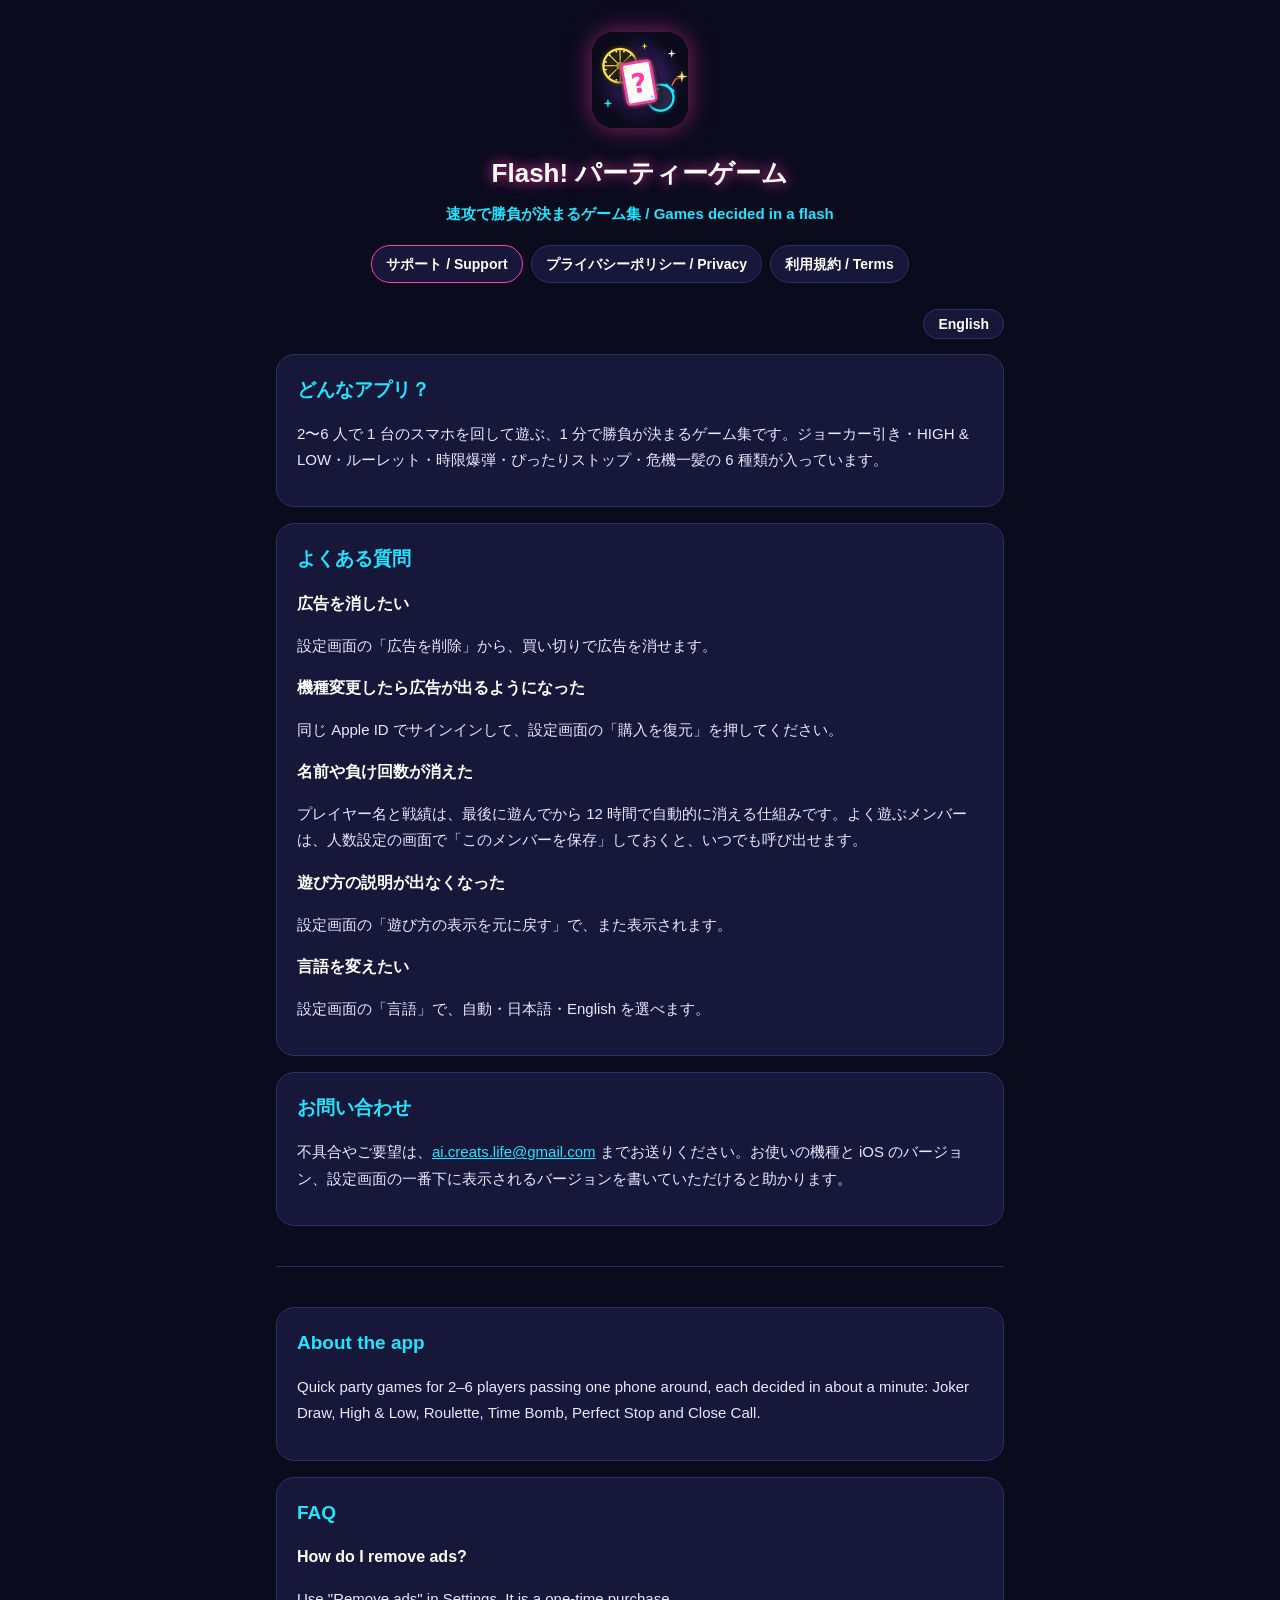
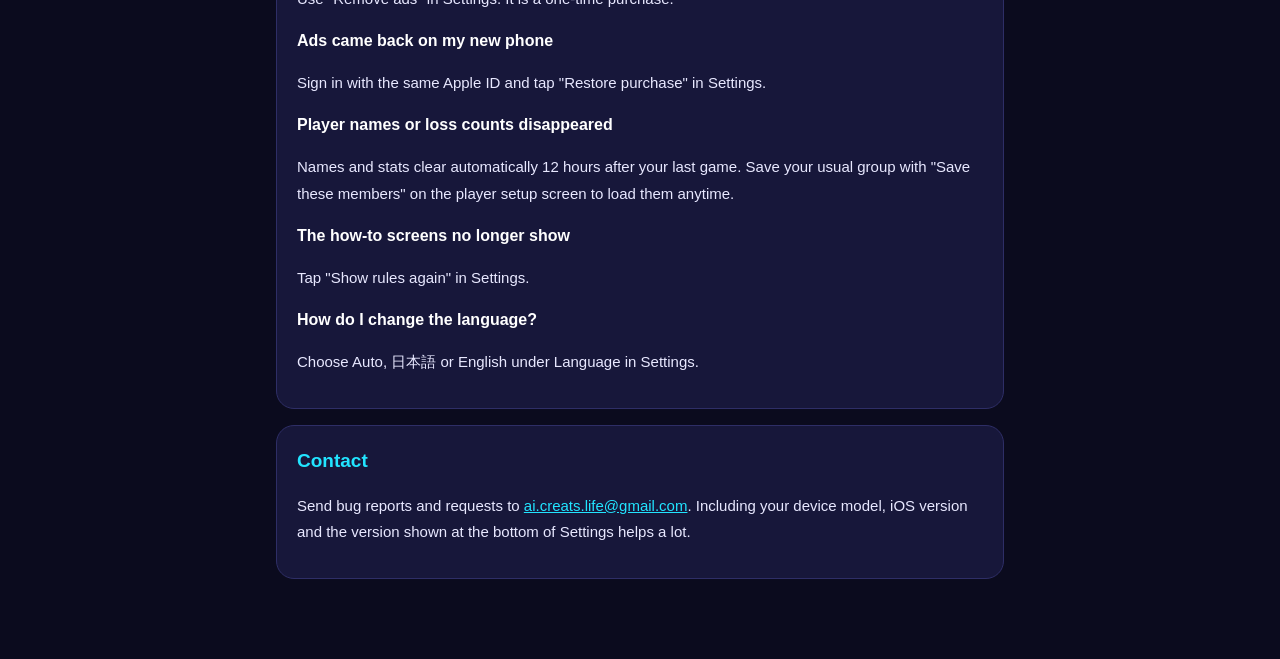
<file: index.html>
<!doctype html>
<html lang="ja">
<head>
<meta charset="utf-8">
<meta name="viewport" content="width=device-width, initial-scale=1">
<title>サポート｜Flash! パーティーゲーム</title>
<meta name="description" content="Flash! パーティーゲーム（Flash! Simple Party Games）のサポートページ。よくある質問とお問い合わせ先。">
<link rel="icon" href="icon.png">
<link rel="stylesheet" href="style.css">
</head>
<body>
<main>
  <header>
    <img src="icon.png" alt="">
    <h1>Flash! パーティーゲーム</h1>
    <p class="tagline">速攻で勝負が決まるゲーム集 / Games decided in a flash</p>
    <nav>
      <a href="./" aria-current="page">サポート / Support</a>
      <a href="privacy.html">プライバシーポリシー / Privacy</a>
      <a href="terms.html">利用規約 / Terms</a>
    </nav>
  </header>
  <p class="lang"><a href="#en">English</a></p>

  <section>
    <h2>どんなアプリ？</h2>
    <p>2〜6 人で 1 台のスマホを回して遊ぶ、1 分で勝負が決まるゲーム集です。ジョーカー引き・HIGH &amp; LOW・ルーレット・時限爆弾・ぴったりストップ・危機一髪の 6 種類が入っています。</p>
  </section>

  <section>
    <h2>よくある質問</h2>
    <h3>広告を消したい</h3>
    <p>設定画面の「広告を削除」から、買い切りで広告を消せます。</p>
    <h3>機種変更したら広告が出るようになった</h3>
    <p>同じ Apple ID でサインインして、設定画面の「購入を復元」を押してください。</p>
    <h3>名前や負け回数が消えた</h3>
    <p>プレイヤー名と戦績は、最後に遊んでから 12 時間で自動的に消える仕組みです。よく遊ぶメンバーは、人数設定の画面で「このメンバーを保存」しておくと、いつでも呼び出せます。</p>
    <h3>遊び方の説明が出なくなった</h3>
    <p>設定画面の「遊び方の表示を元に戻す」で、また表示されます。</p>
    <h3>言語を変えたい</h3>
    <p>設定画面の「言語」で、自動・日本語・English を選べます。</p>
  </section>

  <section>
    <h2>お問い合わせ</h2>
    <p>不具合やご要望は、<a href="mailto:ai.creats.life@gmail.com">ai.creats.life@gmail.com</a> までお送りください。お使いの機種と iOS のバージョン、設定画面の一番下に表示されるバージョンを書いていただけると助かります。</p>
  </section>

  <hr>

  <div id="en" lang="en">
    <section>
      <h2>About the app</h2>
      <p>Quick party games for 2–6 players passing one phone around, each decided in about a minute: Joker Draw, High &amp; Low, Roulette, Time Bomb, Perfect Stop and Close Call.</p>
    </section>

    <section>
      <h2>FAQ</h2>
      <h3>How do I remove ads?</h3>
      <p>Use "Remove ads" in Settings. It is a one-time purchase.</p>
      <h3>Ads came back on my new phone</h3>
      <p>Sign in with the same Apple ID and tap "Restore purchase" in Settings.</p>
      <h3>Player names or loss counts disappeared</h3>
      <p>Names and stats clear automatically 12 hours after your last game. Save your usual group with "Save these members" on the player setup screen to load them anytime.</p>
      <h3>The how-to screens no longer show</h3>
      <p>Tap "Show rules again" in Settings.</p>
      <h3>How do I change the language?</h3>
      <p>Choose Auto, 日本語 or English under Language in Settings.</p>
    </section>

    <section>
      <h2>Contact</h2>
      <p>Send bug reports and requests to <a href="mailto:ai.creats.life@gmail.com">ai.creats.life@gmail.com</a>. Including your device model, iOS version and the version shown at the bottom of Settings helps a lot.</p>
    </section>
  </div>
</main>
</body>
</html>
</file>
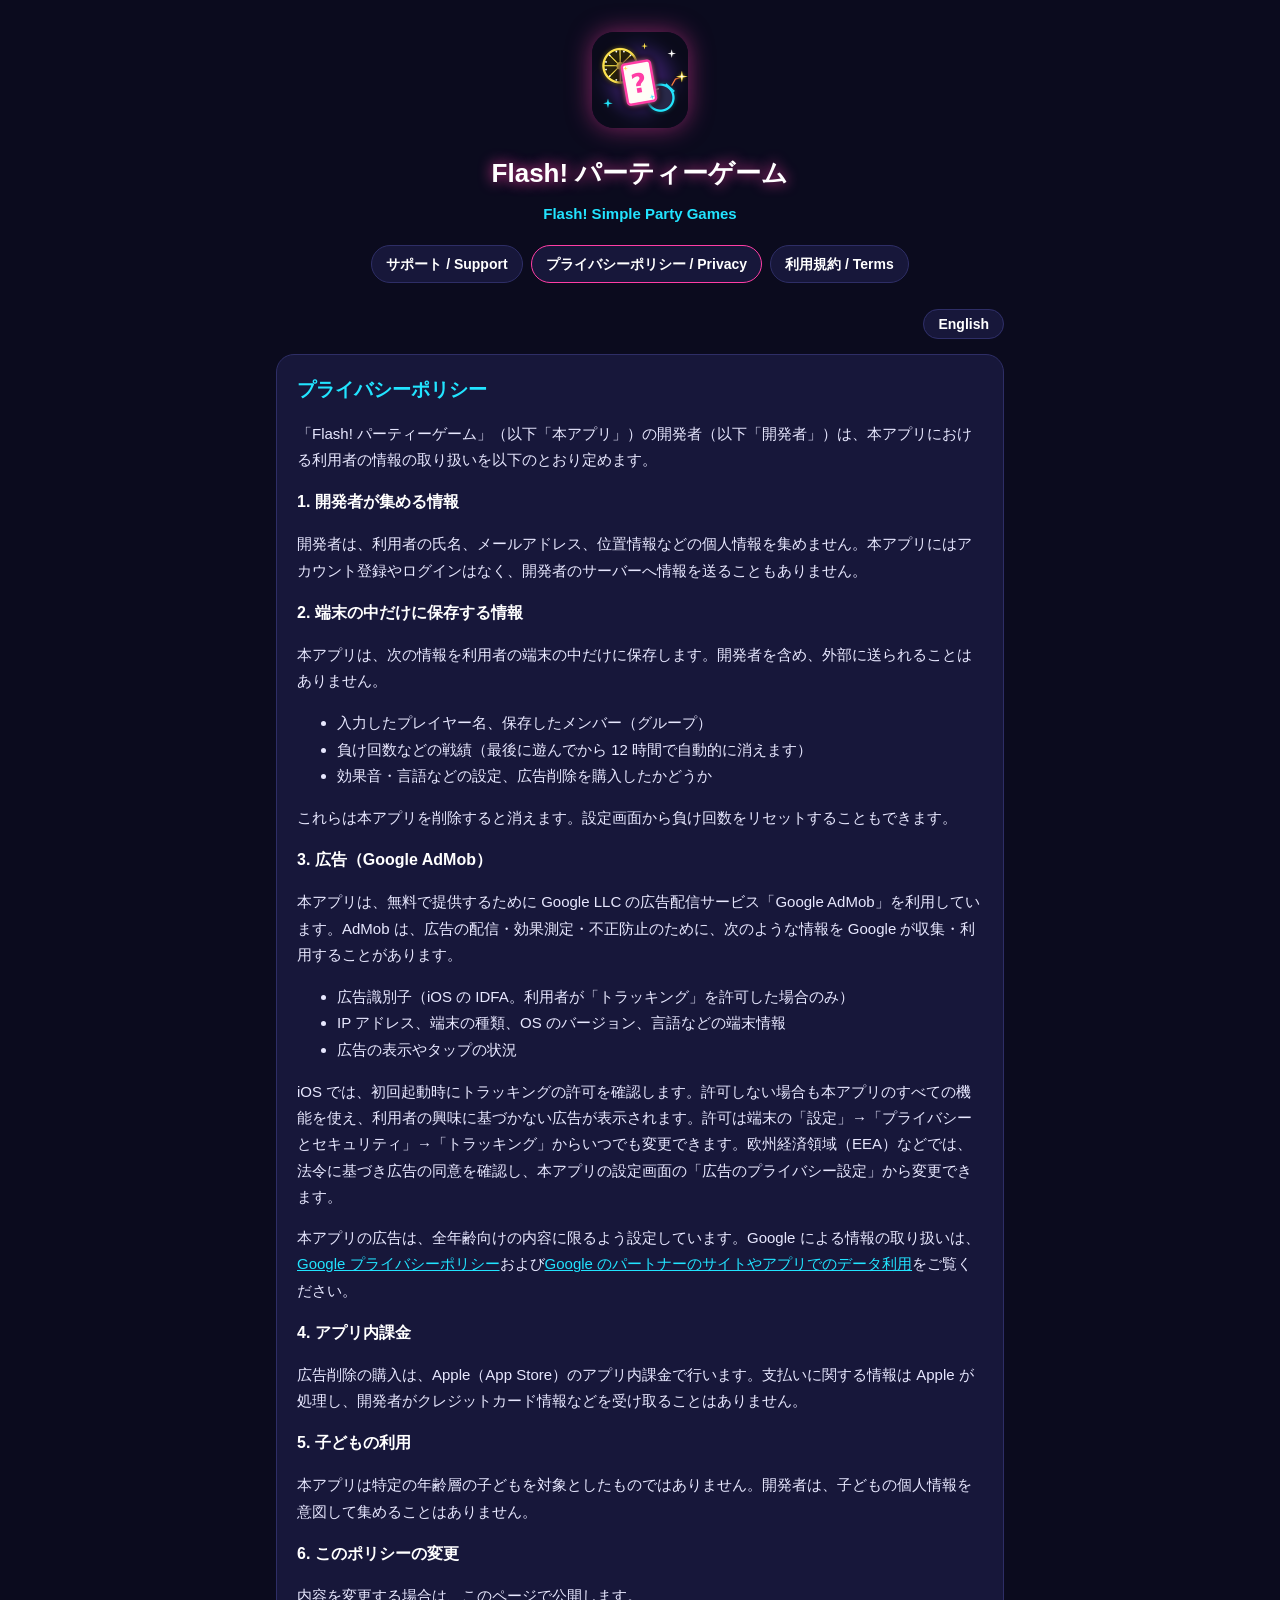
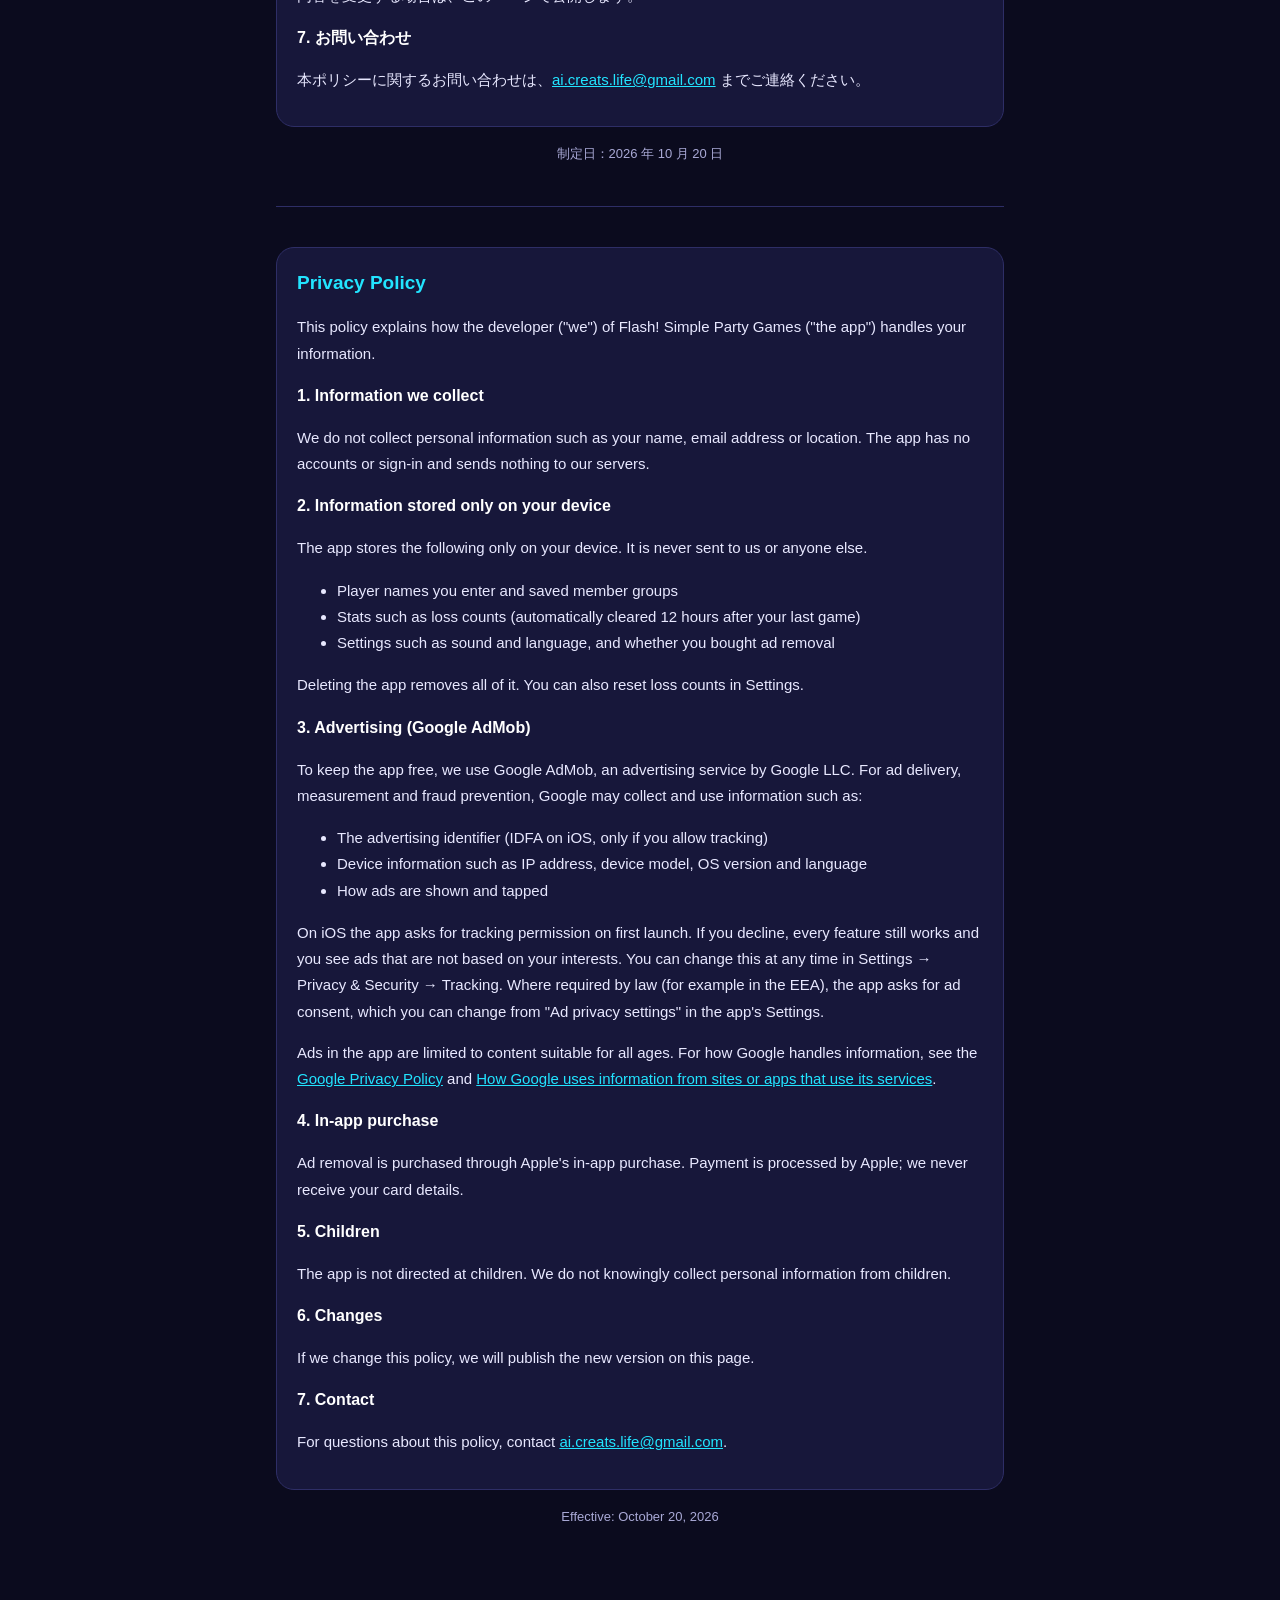
<file: privacy.html>
<!doctype html>
<html lang="ja">
<head>
<meta charset="utf-8">
<meta name="viewport" content="width=device-width, initial-scale=1">
<title>プライバシーポリシー｜Flash! パーティーゲーム</title>
<link rel="icon" href="icon.png">
<link rel="stylesheet" href="style.css">
</head>
<body>
<main>
  <header>
    <img src="icon.png" alt="">
    <h1>Flash! パーティーゲーム</h1>
    <p class="tagline">Flash! Simple Party Games</p>
    <nav>
      <a href="./">サポート / Support</a>
      <a href="privacy.html" aria-current="page">プライバシーポリシー / Privacy</a>
      <a href="terms.html">利用規約 / Terms</a>
    </nav>
  </header>
  <p class="lang"><a href="#en">English</a></p>

  <section>
    <h2>プライバシーポリシー</h2>
    <p>「Flash! パーティーゲーム」（以下「本アプリ」）の開発者（以下「開発者」）は、本アプリにおける利用者の情報の取り扱いを以下のとおり定めます。</p>

    <h3>1. 開発者が集める情報</h3>
    <p>開発者は、利用者の氏名、メールアドレス、位置情報などの個人情報を集めません。本アプリにはアカウント登録やログインはなく、開発者のサーバーへ情報を送ることもありません。</p>

    <h3>2. 端末の中だけに保存する情報</h3>
    <p>本アプリは、次の情報を利用者の端末の中だけに保存します。開発者を含め、外部に送られることはありません。</p>
    <ul>
      <li>入力したプレイヤー名、保存したメンバー（グループ）</li>
      <li>負け回数などの戦績（最後に遊んでから 12 時間で自動的に消えます）</li>
      <li>効果音・言語などの設定、広告削除を購入したかどうか</li>
    </ul>
    <p>これらは本アプリを削除すると消えます。設定画面から負け回数をリセットすることもできます。</p>

    <h3>3. 広告（Google AdMob）</h3>
    <p>本アプリは、無料で提供するために Google LLC の広告配信サービス「Google AdMob」を利用しています。AdMob は、広告の配信・効果測定・不正防止のために、次のような情報を Google が収集・利用することがあります。</p>
    <ul>
      <li>広告識別子（iOS の IDFA。利用者が「トラッキング」を許可した場合のみ）</li>
      <li>IP アドレス、端末の種類、OS のバージョン、言語などの端末情報</li>
      <li>広告の表示やタップの状況</li>
    </ul>
    <p>iOS では、初回起動時にトラッキングの許可を確認します。許可しない場合も本アプリのすべての機能を使え、利用者の興味に基づかない広告が表示されます。許可は端末の「設定」→「プライバシーとセキュリティ」→「トラッキング」からいつでも変更できます。欧州経済領域（EEA）などでは、法令に基づき広告の同意を確認し、本アプリの設定画面の「広告のプライバシー設定」から変更できます。</p>
    <p>本アプリの広告は、全年齢向けの内容に限るよう設定しています。Google による情報の取り扱いは、<a href="https://policies.google.com/privacy">Google プライバシーポリシー</a>および<a href="https://policies.google.com/technologies/partner-sites">Google のパートナーのサイトやアプリでのデータ利用</a>をご覧ください。</p>

    <h3>4. アプリ内課金</h3>
    <p>広告削除の購入は、Apple（App Store）のアプリ内課金で行います。支払いに関する情報は Apple が処理し、開発者がクレジットカード情報などを受け取ることはありません。</p>

    <h3>5. 子どもの利用</h3>
    <p>本アプリは特定の年齢層の子どもを対象としたものではありません。開発者は、子どもの個人情報を意図して集めることはありません。</p>

    <h3>6. このポリシーの変更</h3>
    <p>内容を変更する場合は、このページで公開します。</p>

    <h3>7. お問い合わせ</h3>
    <p>本ポリシーに関するお問い合わせは、<a href="mailto:ai.creats.life@gmail.com">ai.creats.life@gmail.com</a> までご連絡ください。</p>
  </section>
  <p class="updated">制定日：2026 年 10 月 20 日</p>

  <hr>

  <section id="en" lang="en">
    <h2>Privacy Policy</h2>
    <p>This policy explains how the developer ("we") of Flash! Simple Party Games ("the app") handles your information.</p>

    <h3>1. Information we collect</h3>
    <p>We do not collect personal information such as your name, email address or location. The app has no accounts or sign-in and sends nothing to our servers.</p>

    <h3>2. Information stored only on your device</h3>
    <p>The app stores the following only on your device. It is never sent to us or anyone else.</p>
    <ul>
      <li>Player names you enter and saved member groups</li>
      <li>Stats such as loss counts (automatically cleared 12 hours after your last game)</li>
      <li>Settings such as sound and language, and whether you bought ad removal</li>
    </ul>
    <p>Deleting the app removes all of it. You can also reset loss counts in Settings.</p>

    <h3>3. Advertising (Google AdMob)</h3>
    <p>To keep the app free, we use Google AdMob, an advertising service by Google LLC. For ad delivery, measurement and fraud prevention, Google may collect and use information such as:</p>
    <ul>
      <li>The advertising identifier (IDFA on iOS, only if you allow tracking)</li>
      <li>Device information such as IP address, device model, OS version and language</li>
      <li>How ads are shown and tapped</li>
    </ul>
    <p>On iOS the app asks for tracking permission on first launch. If you decline, every feature still works and you see ads that are not based on your interests. You can change this at any time in Settings → Privacy &amp; Security → Tracking. Where required by law (for example in the EEA), the app asks for ad consent, which you can change from "Ad privacy settings" in the app's Settings.</p>
    <p>Ads in the app are limited to content suitable for all ages. For how Google handles information, see the <a href="https://policies.google.com/privacy">Google Privacy Policy</a> and <a href="https://policies.google.com/technologies/partner-sites">How Google uses information from sites or apps that use its services</a>.</p>

    <h3>4. In-app purchase</h3>
    <p>Ad removal is purchased through Apple's in-app purchase. Payment is processed by Apple; we never receive your card details.</p>

    <h3>5. Children</h3>
    <p>The app is not directed at children. We do not knowingly collect personal information from children.</p>

    <h3>6. Changes</h3>
    <p>If we change this policy, we will publish the new version on this page.</p>

    <h3>7. Contact</h3>
    <p>For questions about this policy, contact <a href="mailto:ai.creats.life@gmail.com">ai.creats.life@gmail.com</a>.</p>
  </section>
  <p class="updated" lang="en">Effective: October 20, 2026</p>
</main>
</body>
</html>
</file>
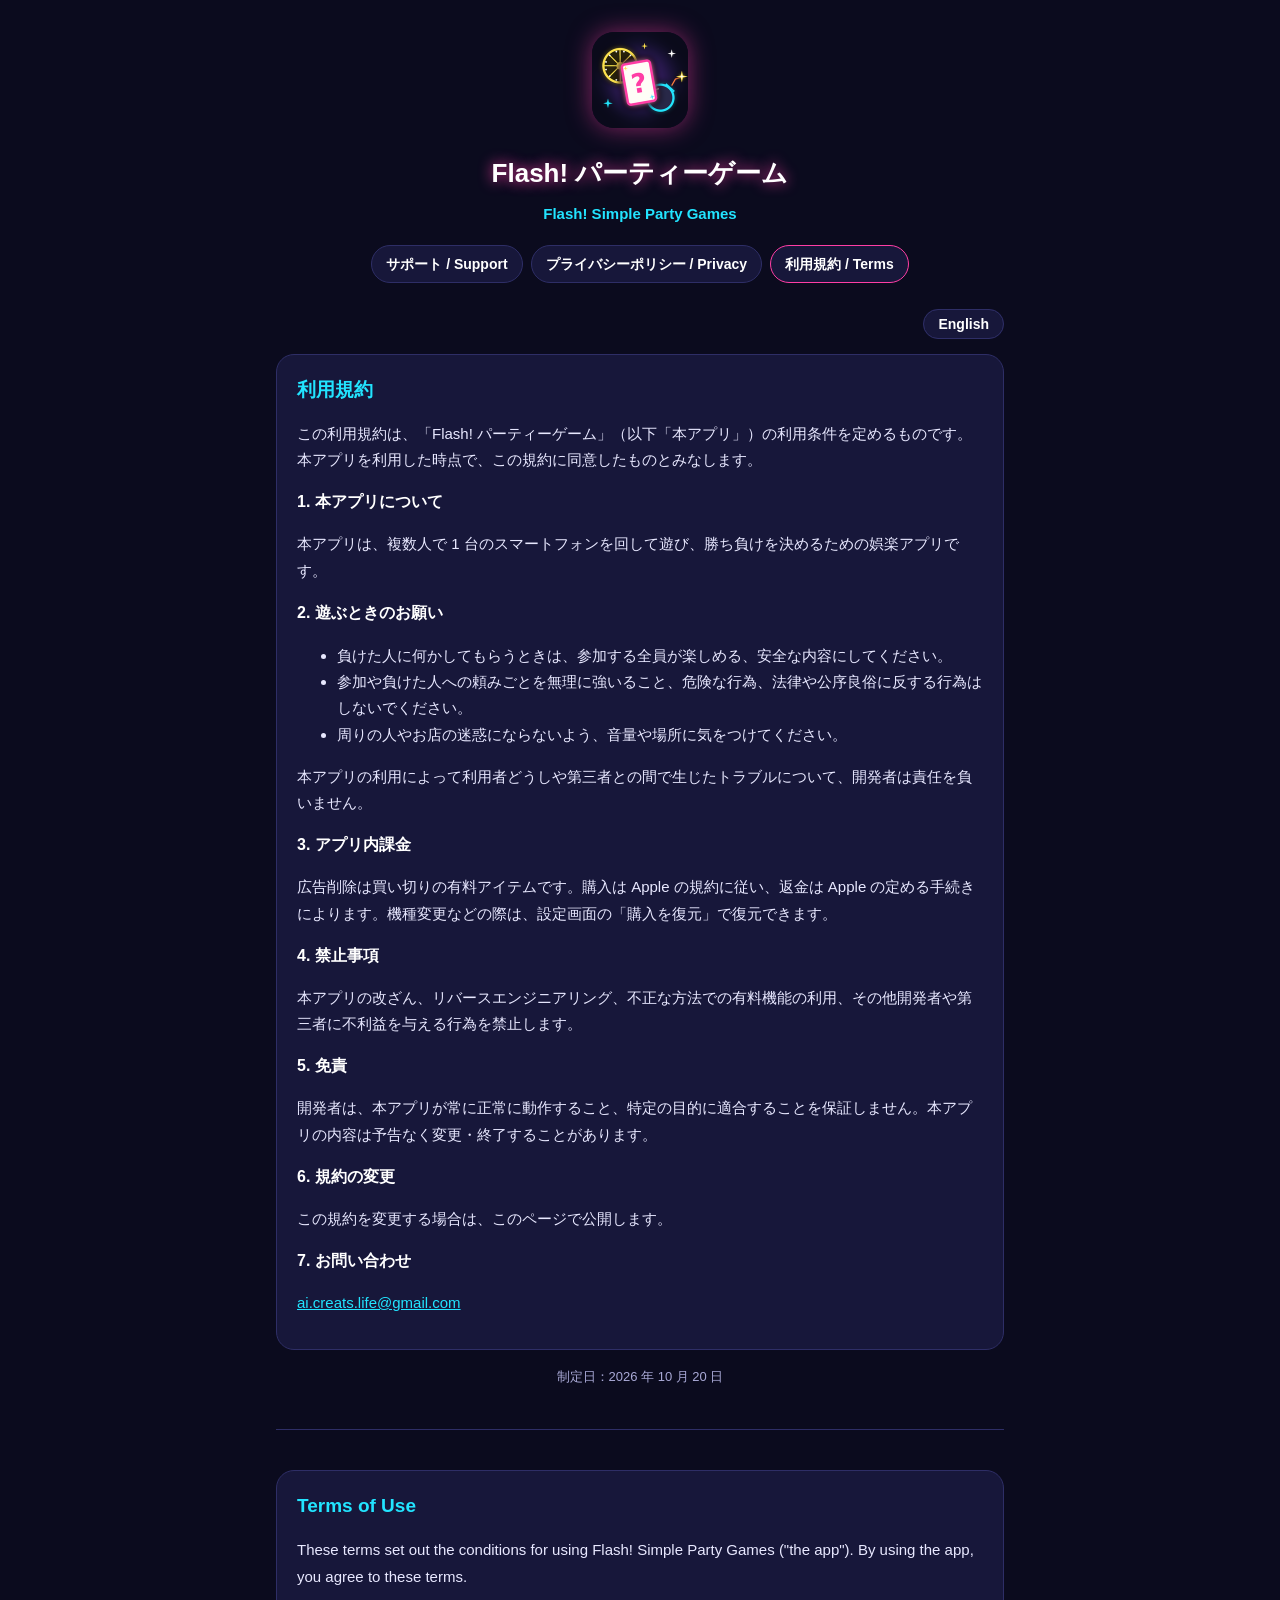
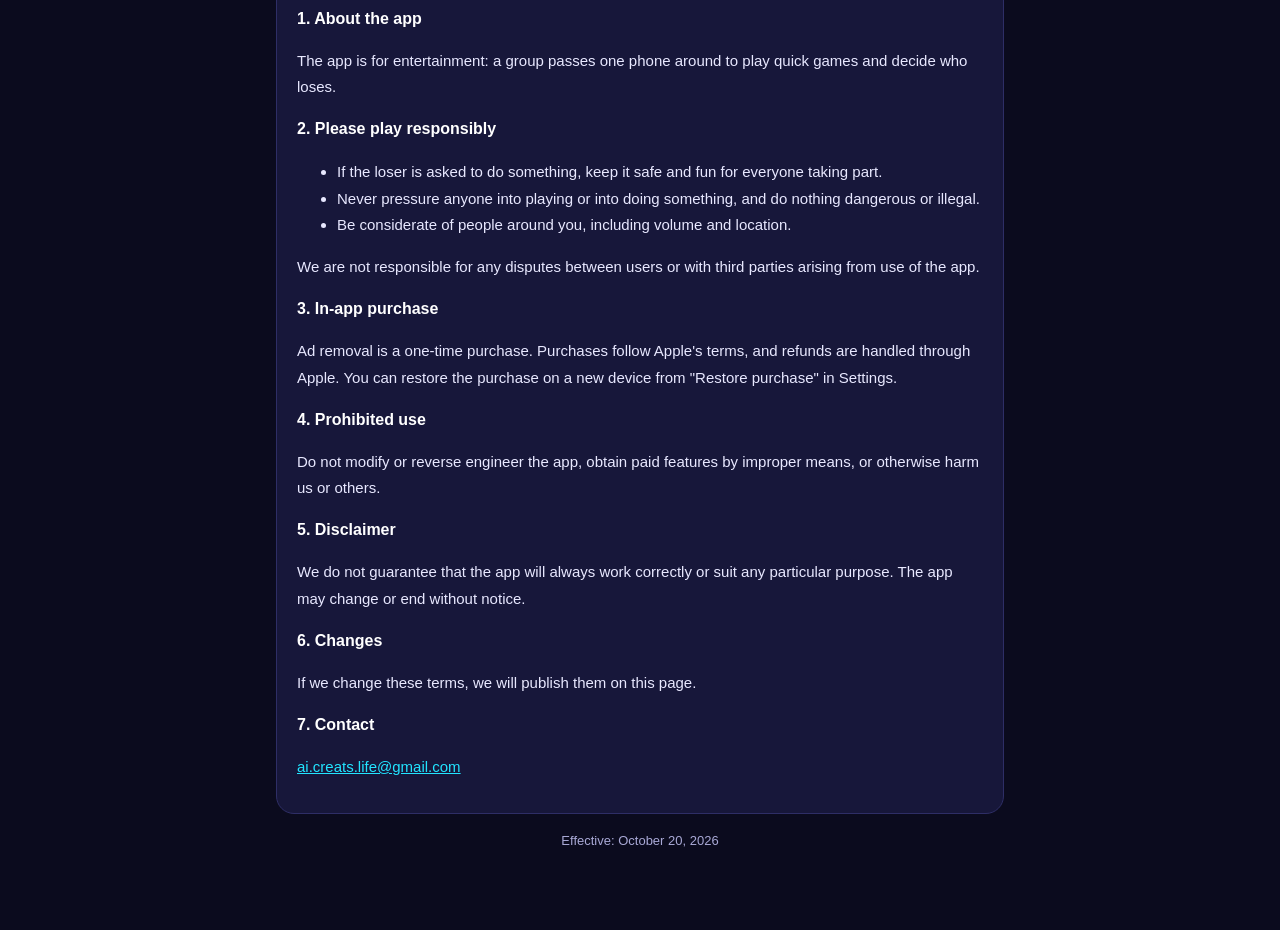
<file: terms.html>
<!doctype html>
<html lang="ja">
<head>
<meta charset="utf-8">
<meta name="viewport" content="width=device-width, initial-scale=1">
<title>利用規約｜Flash! パーティーゲーム</title>
<link rel="icon" href="icon.png">
<link rel="stylesheet" href="style.css">
</head>
<body>
<main>
  <header>
    <img src="icon.png" alt="">
    <h1>Flash! パーティーゲーム</h1>
    <p class="tagline">Flash! Simple Party Games</p>
    <nav>
      <a href="./">サポート / Support</a>
      <a href="privacy.html">プライバシーポリシー / Privacy</a>
      <a href="terms.html" aria-current="page">利用規約 / Terms</a>
    </nav>
  </header>
  <p class="lang"><a href="#en">English</a></p>

  <section>
    <h2>利用規約</h2>
    <p>この利用規約は、「Flash! パーティーゲーム」（以下「本アプリ」）の利用条件を定めるものです。本アプリを利用した時点で、この規約に同意したものとみなします。</p>

    <h3>1. 本アプリについて</h3>
    <p>本アプリは、複数人で 1 台のスマートフォンを回して遊び、勝ち負けを決めるための娯楽アプリです。</p>

    <h3>2. 遊ぶときのお願い</h3>
    <ul>
      <li>負けた人に何かしてもらうときは、参加する全員が楽しめる、安全な内容にしてください。</li>
      <li>参加や負けた人への頼みごとを無理に強いること、危険な行為、法律や公序良俗に反する行為はしないでください。</li>
      <li>周りの人やお店の迷惑にならないよう、音量や場所に気をつけてください。</li>
    </ul>
    <p>本アプリの利用によって利用者どうしや第三者との間で生じたトラブルについて、開発者は責任を負いません。</p>

    <h3>3. アプリ内課金</h3>
    <p>広告削除は買い切りの有料アイテムです。購入は Apple の規約に従い、返金は Apple の定める手続きによります。機種変更などの際は、設定画面の「購入を復元」で復元できます。</p>

    <h3>4. 禁止事項</h3>
    <p>本アプリの改ざん、リバースエンジニアリング、不正な方法での有料機能の利用、その他開発者や第三者に不利益を与える行為を禁止します。</p>

    <h3>5. 免責</h3>
    <p>開発者は、本アプリが常に正常に動作すること、特定の目的に適合することを保証しません。本アプリの内容は予告なく変更・終了することがあります。</p>

    <h3>6. 規約の変更</h3>
    <p>この規約を変更する場合は、このページで公開します。</p>

    <h3>7. お問い合わせ</h3>
    <p><a href="mailto:ai.creats.life@gmail.com">ai.creats.life@gmail.com</a></p>
  </section>
  <p class="updated">制定日：2026 年 10 月 20 日</p>

  <hr>

  <section id="en" lang="en">
    <h2>Terms of Use</h2>
    <p>These terms set out the conditions for using Flash! Simple Party Games ("the app"). By using the app, you agree to these terms.</p>

    <h3>1. About the app</h3>
    <p>The app is for entertainment: a group passes one phone around to play quick games and decide who loses.</p>

    <h3>2. Please play responsibly</h3>
    <ul>
      <li>If the loser is asked to do something, keep it safe and fun for everyone taking part.</li>
      <li>Never pressure anyone into playing or into doing something, and do nothing dangerous or illegal.</li>
      <li>Be considerate of people around you, including volume and location.</li>
    </ul>
    <p>We are not responsible for any disputes between users or with third parties arising from use of the app.</p>

    <h3>3. In-app purchase</h3>
    <p>Ad removal is a one-time purchase. Purchases follow Apple's terms, and refunds are handled through Apple. You can restore the purchase on a new device from "Restore purchase" in Settings.</p>

    <h3>4. Prohibited use</h3>
    <p>Do not modify or reverse engineer the app, obtain paid features by improper means, or otherwise harm us or others.</p>

    <h3>5. Disclaimer</h3>
    <p>We do not guarantee that the app will always work correctly or suit any particular purpose. The app may change or end without notice.</p>

    <h3>6. Changes</h3>
    <p>If we change these terms, we will publish them on this page.</p>

    <h3>7. Contact</h3>
    <p><a href="mailto:ai.creats.life@gmail.com">ai.creats.life@gmail.com</a></p>
  </section>
  <p class="updated" lang="en">Effective: October 20, 2026</p>
</main>
</body>
</html>
</file>
<file: style.css>
:root {
  --bg: #0b0b1e;
  --panel: #17173a;
  --edge: #2e2e66;
  --text: #ffffff;
  --dim: #a9a9d6;
  --pink: #ff3ea5;
  --cyan: #22e4ff;
}
* { box-sizing: border-box; }
body {
  margin: 0;
  background: var(--bg);
  color: var(--text);
  font-family: -apple-system, BlinkMacSystemFont, "Hiragino Sans", "Noto Sans JP", "Segoe UI", sans-serif;
  line-height: 1.75;
  word-break: normal;
  overflow-wrap: anywhere;
  line-break: strict;
}
main { max-width: 760px; margin: 0 auto; padding: 32px 16px 64px; }
header { text-align: center; margin-bottom: 28px; }
header img { width: 96px; height: 96px; border-radius: 22px; box-shadow: 0 0 24px rgba(255, 62, 165, 0.5); }
h1 { font-size: 26px; margin: 14px 0 4px; text-shadow: 0 0 14px var(--pink); }
.tagline { color: var(--cyan); font-weight: 700; margin: 0; }
nav { display: flex; flex-wrap: wrap; justify-content: center; gap: 8px; margin: 18px 0 0; }
nav a, .lang a {
  color: var(--text); text-decoration: none; border: 1.5px solid var(--edge); border-radius: 999px;
  padding: 6px 14px; font-weight: 700; font-size: 14px; background: var(--panel);
}
nav a[aria-current="page"] { border-color: var(--pink); }
.lang { text-align: right; margin-bottom: 8px; }
section { background: var(--panel); border: 1.5px solid var(--edge); border-radius: 18px; padding: 18px 20px; margin: 16px 0; }
h2 { font-size: 19px; margin: 0 0 8px; color: var(--cyan); }
h3 { font-size: 16px; margin: 14px 0 4px; }
p, li { color: #e8e8ff; font-size: 15px; }
a { color: var(--cyan); }
.updated { color: var(--dim); font-size: 13px; text-align: center; }
hr { border: none; border-top: 1px solid var(--edge); margin: 40px 0; }
</file>
